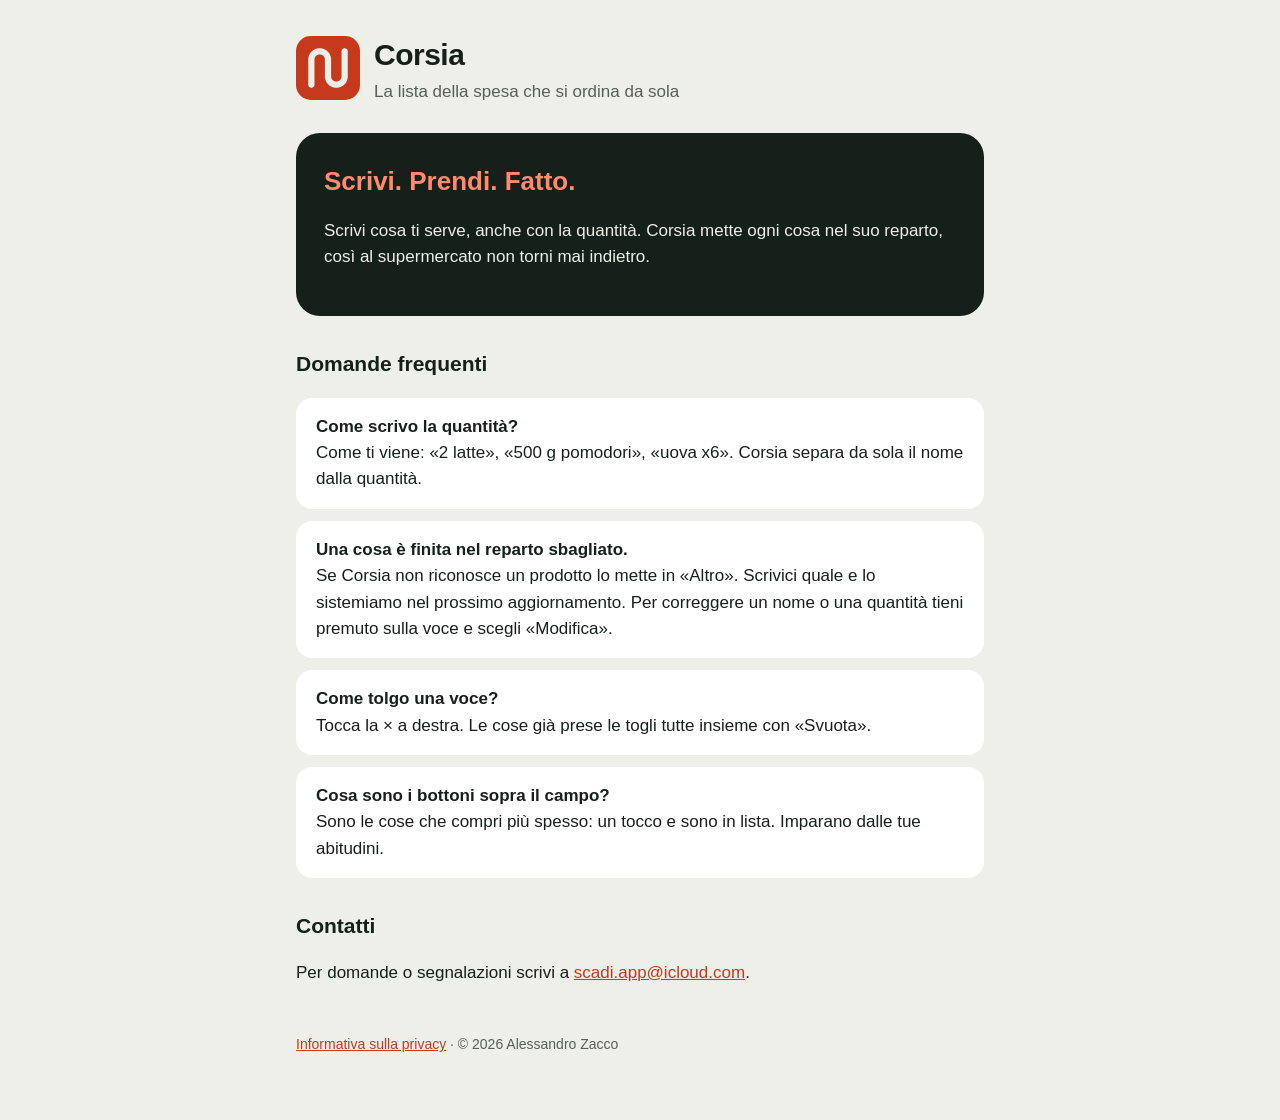
<file: index.html>
<!doctype html>
<html lang="it">
<head>
<meta charset="utf-8"><meta name="viewport" content="width=device-width, initial-scale=1">
<title>Corsia – Lista della spesa</title>
<meta name="description" content="Corsia è la lista della spesa più semplice: scrivi cosa ti serve, si ordina da sola per reparto.">
<link rel="icon" href="icon.png"><link rel="stylesheet" href="style.css">
</head>
<body><main>
<header><img src="icon.png" alt=""><div><h1>Corsia</h1><p class="sub">La lista della spesa che si ordina da sola</p></div></header>

<section class="hero">
  <h2>Scrivi. Prendi. Fatto.</h2>
  <p>Scrivi cosa ti serve, anche con la quantità. Corsia mette ogni cosa nel suo reparto, così al supermercato non torni mai indietro.</p>
</section>

<h2>Domande frequenti</h2>
<div class="card"><strong>Come scrivo la quantità?</strong><br>Come ti viene: «2 latte», «500 g pomodori», «uova x6». Corsia separa da sola il nome dalla quantità.</div>
<div class="card"><strong>Una cosa è finita nel reparto sbagliato.</strong><br>Se Corsia non riconosce un prodotto lo mette in «Altro». Scrivici quale e lo sistemiamo nel prossimo aggiornamento. Per correggere un nome o una quantità tieni premuto sulla voce e scegli «Modifica».</div>
<div class="card"><strong>Come tolgo una voce?</strong><br>Tocca la × a destra. Le cose già prese le togli tutte insieme con «Svuota».</div>
<div class="card"><strong>Cosa sono i bottoni sopra il campo?</strong><br>Sono le cose che compri più spesso: un tocco e sono in lista. Imparano dalle tue abitudini.</div>

<h2>Contatti</h2>
<p>Per domande o segnalazioni scrivi a <a href="mailto:scadi.app@icloud.com">scadi.app@icloud.com</a>.</p>

<footer><a href="privacy.html">Informativa sulla privacy</a> · © 2026 Alessandro Zacco</footer>
</main></body></html>
</file>
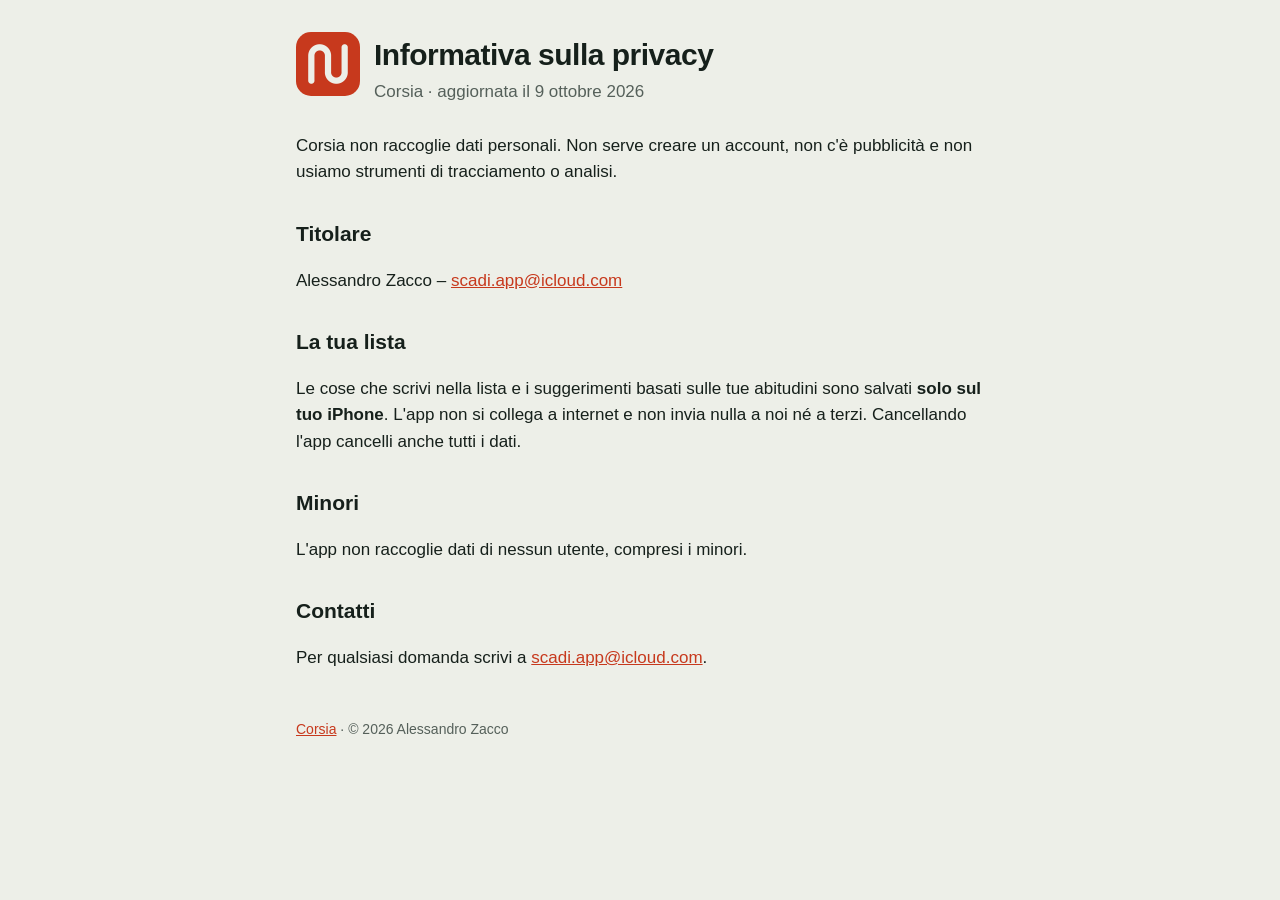
<file: privacy.html>
<!doctype html>
<html lang="it">
<head>
<meta charset="utf-8"><meta name="viewport" content="width=device-width, initial-scale=1">
<title>Privacy – Corsia</title>
<link rel="icon" href="icon.png"><link rel="stylesheet" href="style.css">
</head>
<body><main>
<header><a href="./"><img src="icon.png" alt=""></a><div><h1>Informativa sulla privacy</h1><p class="sub">Corsia · aggiornata il 9 ottobre 2026</p></div></header>

<p>Corsia non raccoglie dati personali. Non serve creare un account, non c'è pubblicità e non usiamo strumenti di tracciamento o analisi.</p>

<h2>Titolare</h2>
<p>Alessandro Zacco – <a href="mailto:scadi.app@icloud.com">scadi.app@icloud.com</a></p>

<h2>La tua lista</h2>
<p>Le cose che scrivi nella lista e i suggerimenti basati sulle tue abitudini sono salvati <strong>solo sul tuo iPhone</strong>. L'app non si collega a internet e non invia nulla a noi né a terzi. Cancellando l'app cancelli anche tutti i dati.</p>

<h2>Minori</h2>
<p>L'app non raccoglie dati di nessun utente, compresi i minori.</p>

<h2>Contatti</h2>
<p>Per qualsiasi domanda scrivi a <a href="mailto:scadi.app@icloud.com">scadi.app@icloud.com</a>.</p>

<footer><a href="./">Corsia</a> · © 2026 Alessandro Zacco</footer>
</main></body></html>
</file>
<file: style.css>
:root { --accent: #c7391d; --text: #16201b; --muted: #55605a; --bg: #edefe8; --card: #ffffff; }
@media (prefers-color-scheme: dark) { :root { --accent: #ff8a6e; --text: #edefe8; --muted: #9faaa3; --bg: #111814; --card: #1b2420; } }
* { box-sizing: border-box; }
body { margin: 0; font: 17px/1.55 -apple-system, BlinkMacSystemFont, "Segoe UI", sans-serif; color: var(--text); background: var(--bg); }
main { max-width: 720px; margin: 0 auto; padding: 32px 16px 64px; }
header { display: flex; align-items: center; gap: 14px; margin-bottom: 28px; }
header img { width: 64px; height: 64px; border-radius: 15px; }
header a { color: inherit; text-decoration: none; }
h1 { font-size: 30px; margin: 0; letter-spacing: -0.5px; } h2 { font-size: 21px; margin-top: 32px; }
.sub { color: var(--muted); margin: 0; }
.hero { background: #16201b; color: #edefe8; border-radius: 24px; padding: 28px; margin: 8px 0 28px; }
.hero h2 { margin: 0 0 8px; font-size: 26px; color: #ff8a6e; }
.card { background: var(--card); border-radius: 16px; padding: 16px 20px; margin: 12px 0; }
a { color: var(--accent); }
footer { margin-top: 48px; color: var(--muted); font-size: 14px; }
</file>
